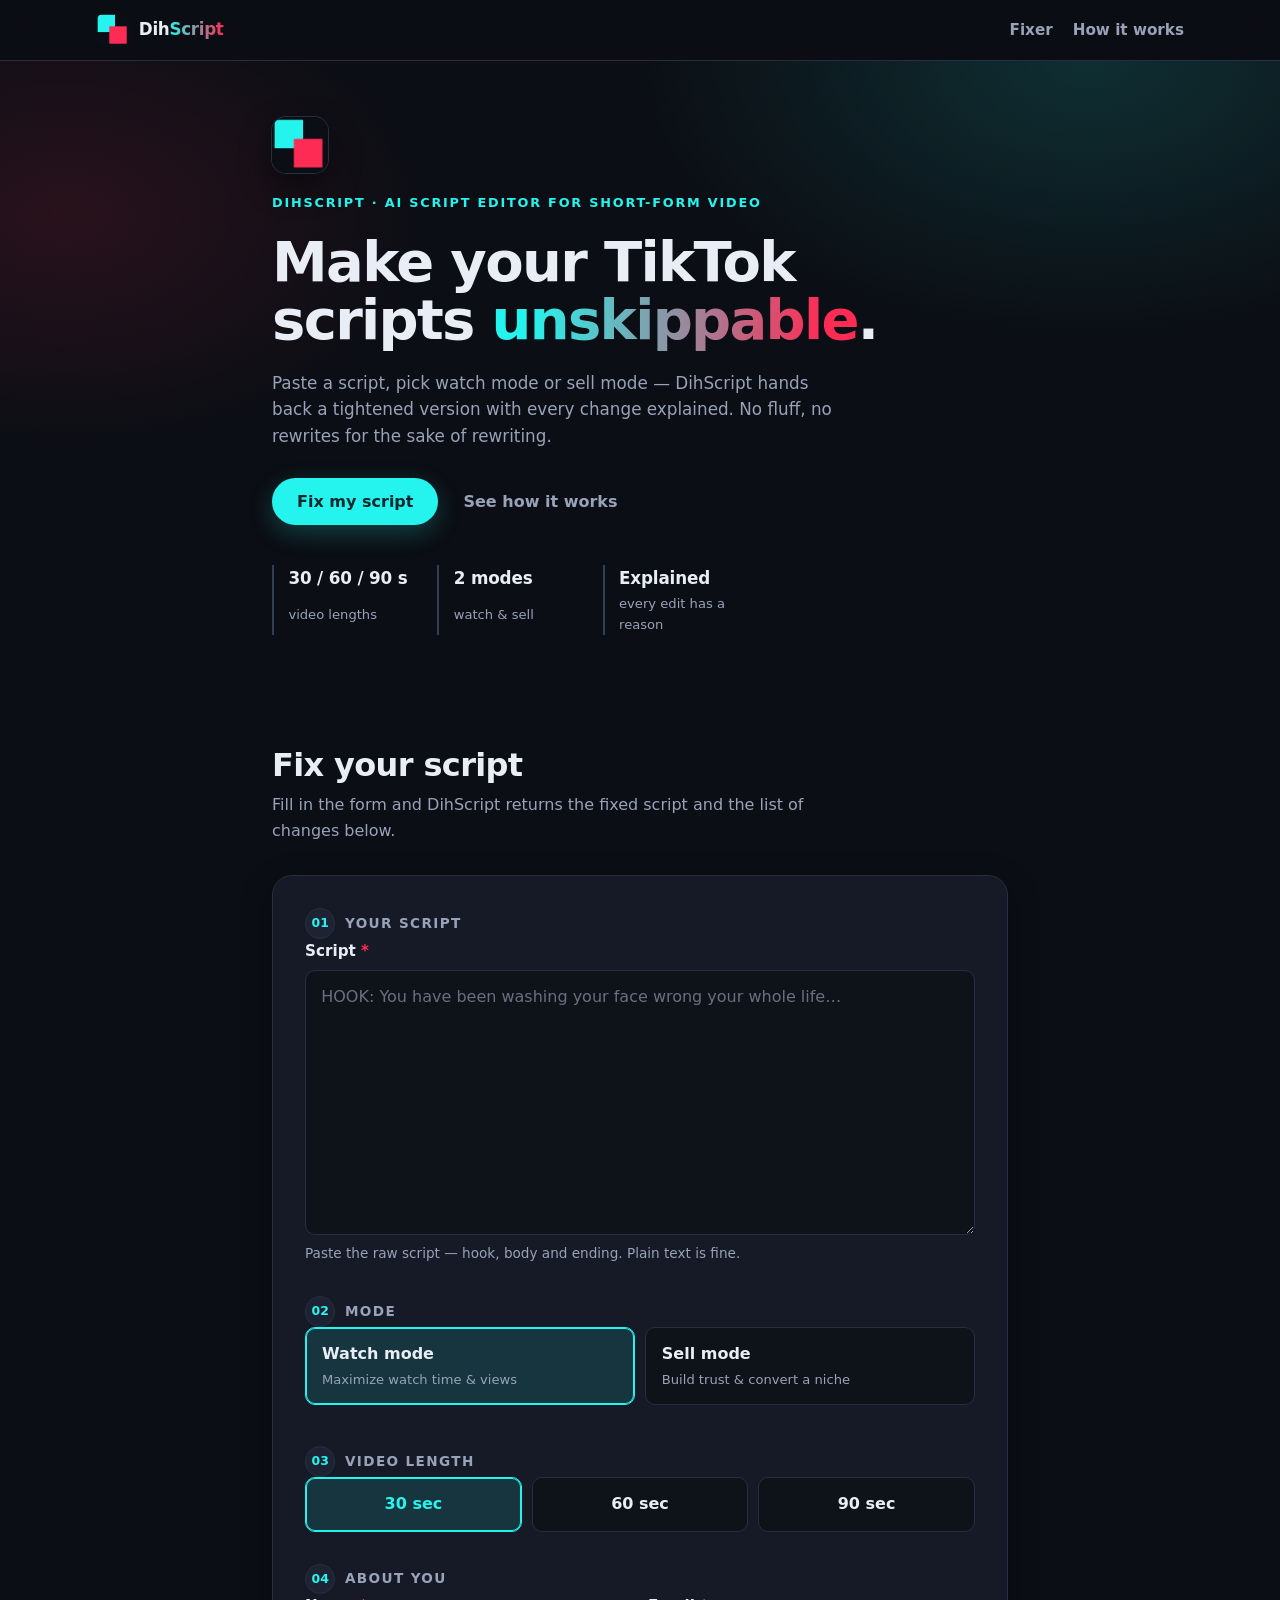
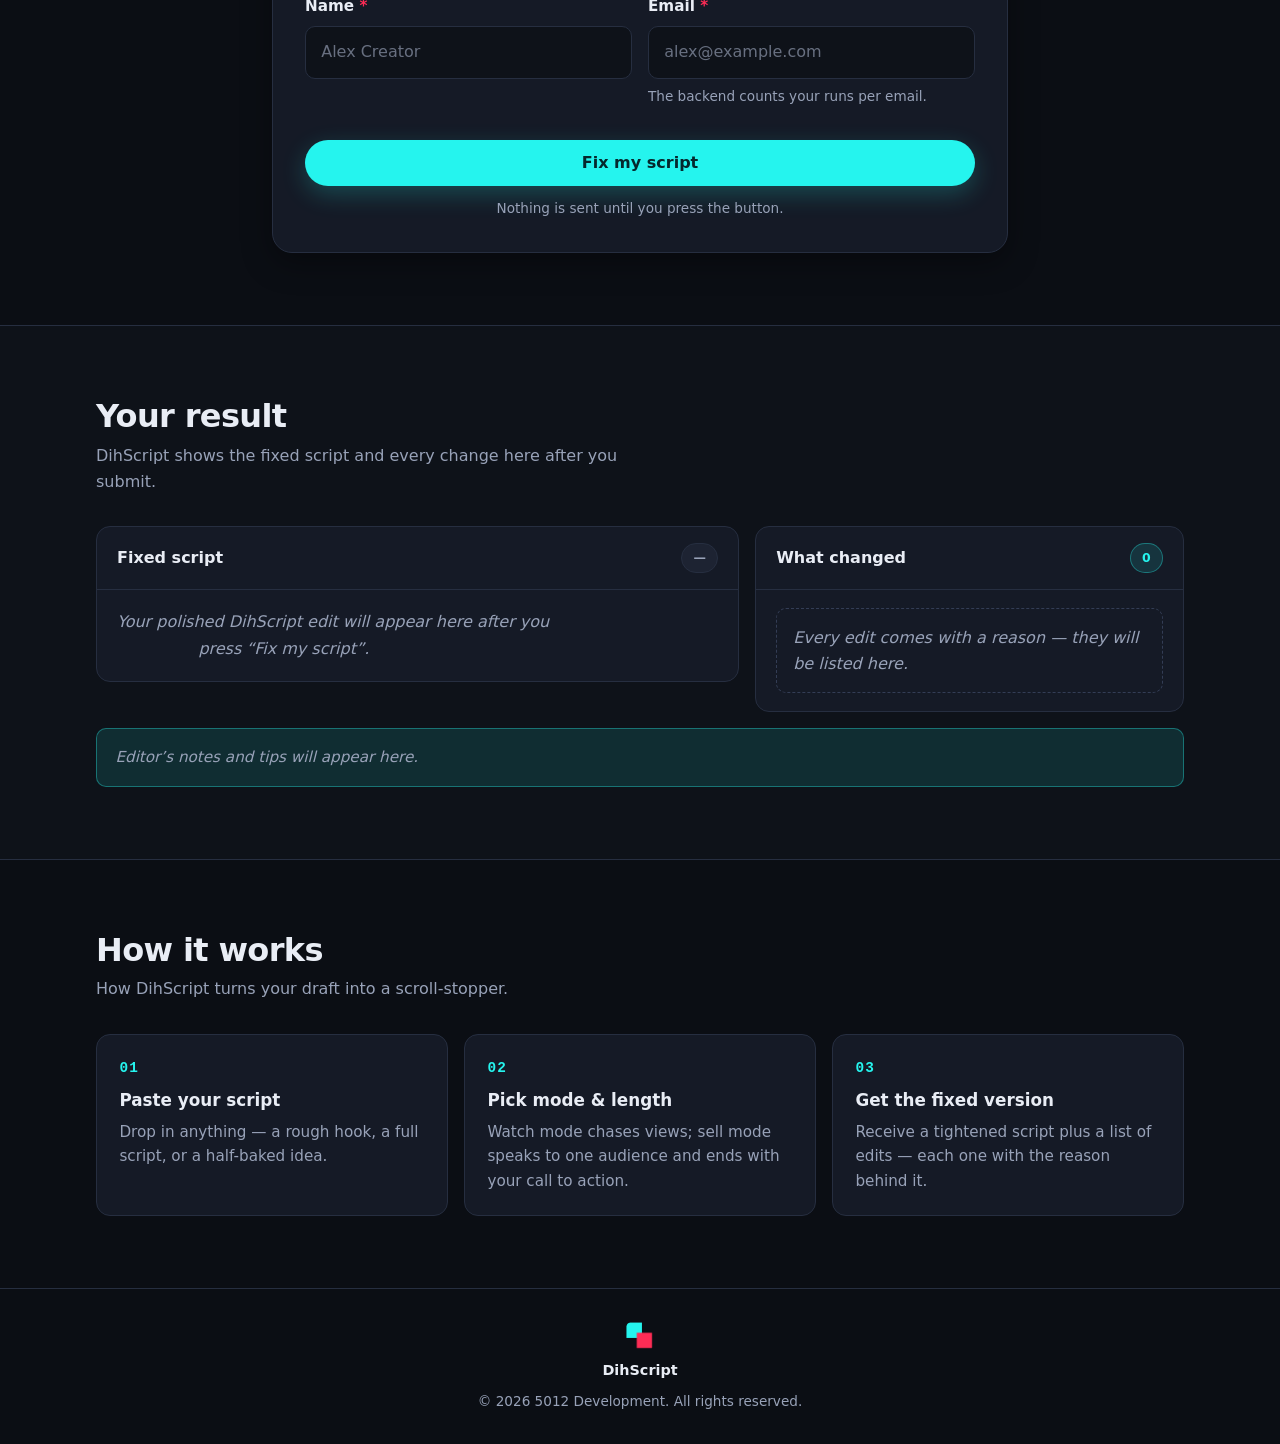
<file: web/index.html>
<!doctype html>
<html lang="en">
<head>
  <meta charset="utf-8">
  <meta name="viewport" content="width=device-width, initial-scale=1">
  <meta name="color-scheme" content="dark">
  <meta name="theme-color" content="#0b0e14">
  <meta name="description"
        content="DihScript — paste a script, pick a mode, get a tightened version back with every change explained.">
  <title>DihScript — AI script editor for short-form video</title>
  <link rel="icon" type="image/png" href="assets/logo_DihScript.png">
  <link rel="stylesheet" href="styles.css">
</head>
<body>
  <a class="skip-link" href="#fixer">Skip to the fixer</a>

  <header class="site-header">
    <div class="container site-header__inner">
      <a class="brand" href="#top" aria-label="DihScript — back to top">
        <img class="brand__mark" src="assets/logo_DihScript.png" alt="" width="34" height="34">
        <span class="brand__name">Dih<span class="brand__accent">Script</span></span>
      </a>
      <nav class="site-nav" aria-label="Main navigation">
        <a class="site-nav__link" href="#fixer">Fixer</a>
        <a class="site-nav__link" href="#how-it-works">How it works</a>
      </nav>
    </div>
  </header>

  <main id="top">
    <section class="hero">
      <div class="container container--narrow hero__inner">
        <img class="hero__logo" src="assets/logo_DihScript.png" alt="" width="56" height="56">
        <p class="hero__eyebrow">DihScript · AI script editor for short-form video</p>
        <h1 class="hero__title">Make your TikTok scripts <span class="text-gradient">unskippable</span>.</h1>
        <p class="hero__lead">Paste a script, pick watch mode or sell mode — DihScript hands back a tightened
          version with every change explained. No fluff, no rewrites for the sake of rewriting.</p>
        <div class="hero__actions">
          <a class="button button--primary" href="#fixer">Fix my script</a>
          <a class="button button--ghost" href="#how-it-works">See how it works</a>
        </div>
        <ul class="hero__stats" aria-label="What the fixer supports">
          <li><strong>30 / 60 / 90 s</strong><span>video lengths</span></li>
          <li><strong>2 modes</strong><span>watch &amp; sell</span></li>
          <li><strong>Explained</strong><span>every edit has a reason</span></li>
        </ul>
      </div>
    </section>

    <!-- ====================================================================
         THE FIXER — JS HOOKS
         Every id below is a hook your JavaScript should use.
         The field `name` attributes match the API payload keys exactly.

         API (FastAPI backend):
           POST /fix
             body: { mode: "watch"|"sell", script, length: 30|60|90,
                     target_audience?, call_to_action?, email }
             response: { script, info, error, changes: [{ start_char, end_char, reason }] }

           POST /subscriber
             body: { name, email }

         Suggested flow:
           1. Listen for "submit" on #fix-form and call preventDefault().
           2. Read the values with new FormData(form) (or Object.fromEntries).
           3. fetch POST /fix with a JSON body.
           4. Fill #result-script, #result-info, #result-changes,
              #result-changes-count and #result-length-badge from the response.
           5. On failure, set #result-error-text and remove `hidden`
              from #result-error.
           6. While waiting, add .is-loading to #submit-button and #results.
           In sell mode the API requires target_audience and call_to_action —
           validate those in JS before sending (native `required` is
           intentionally left off them so the watch mode can submit).
         ==================================================================== -->
    <section id="fixer" class="section">
      <div class="container container--narrow">
        <header class="section__header">
          <h2 class="section__title">Fix your script</h2>
          <p class="section__subtitle">Fill in the form and DihScript returns the fixed script and the list of
            changes below.</p>
        </header>

        <form id="fix-form" class="fix-form" action="/fix" method="post">
          <fieldset class="fieldset">
            <legend class="fieldset__legend"><span class="fieldset__step">01</span>Your script</legend>
            <div class="field">
              <label class="field__label" for="field-script">
                Script <span class="field__required" aria-hidden="true">*</span>
              </label>
              <textarea id="field-script"
                        name="script"
                        class="field__control field__control--textarea"
                        rows="9"
                        required
                        placeholder="HOOK: You have been washing your face wrong your whole life…"></textarea>
              <p class="field__hint">Paste the raw script — hook, body and ending. Plain text is fine.</p>
            </div>
          </fieldset>

          <fieldset class="fieldset">
            <legend class="fieldset__legend"><span class="fieldset__step">02</span>Mode</legend>
            <div class="segmented segmented--mode">
              <input type="radio" id="mode-watch" name="mode" value="watch" class="visually-hidden" checked>
              <label class="segmented__option" for="mode-watch">
                <span class="segmented__title">Watch mode</span>
                <span class="segmented__desc">Maximize watch time &amp; views</span>
              </label>

              <input type="radio" id="mode-sell" name="mode" value="sell" class="visually-hidden">
              <label class="segmented__option" for="mode-sell">
                <span class="segmented__title">Sell mode</span>
                <span class="segmented__desc">Build trust &amp; convert a niche</span>
              </label>

              <!-- Revealed only when "sell" is checked — pure CSS, no JS.
                   JS note: validate these two in sell mode before sending. -->
              <div class="sell-fields">
                <div class="sell-fields__inner">
                  <div class="field">
                    <label class="field__label" for="field-audience">Target audience</label>
                    <input id="field-audience"
                           name="target_audience"
                           type="text"
                           class="field__control"
                           placeholder="e.g. freelance designers tired of cold outreach">
                  </div>
                  <div class="field">
                    <label class="field__label" for="field-cta">Call to action</label>
                    <input id="field-cta"
                           name="call_to_action"
                           type="text"
                           class="field__control"
                           placeholder="e.g. comment “HOOK” and I’ll send the template">
                  </div>
                </div>
              </div>
            </div>
          </fieldset>

          <fieldset class="fieldset">
            <legend class="fieldset__legend"><span class="fieldset__step">03</span>Video length</legend>
            <div class="segmented segmented--length">
              <input type="radio" id="length-30" name="length" value="30" class="visually-hidden" checked>
              <label class="segmented__option" for="length-30">30 sec</label>
              <input type="radio" id="length-60" name="length" value="60" class="visually-hidden">
              <label class="segmented__option" for="length-60">60 sec</label>
              <input type="radio" id="length-90" name="length" value="90" class="visually-hidden">
              <label class="segmented__option" for="length-90">90 sec</label>
            </div>
          </fieldset>

          <fieldset class="fieldset">
            <legend class="fieldset__legend"><span class="fieldset__step">04</span>About you</legend>
            <div class="field-grid">
              <div class="field">
                <label class="field__label" for="field-name">
                  Name <span class="field__required" aria-hidden="true">*</span>
                </label>
                <input id="field-name"
                       name="name"
                       type="text"
                       class="field__control"
                       placeholder="Alex Creator"
                       autocomplete="name"
                       required>
              </div>
              <div class="field">
                <label class="field__label" for="field-email">
                  Email <span class="field__required" aria-hidden="true">*</span>
                </label>
                <input id="field-email"
                       name="email"
                       type="email"
                       class="field__control"
                       placeholder="alex@example.com"
                       autocomplete="email"
                       inputmode="email"
                       required>
                <p class="field__hint">The backend counts your runs per email.</p>
              </div>
            </div>
          </fieldset>

          <div class="form-actions">
            <button type="submit" id="submit-button" class="button button--primary button--block">
              Fix my script
            </button>
            <p class="form-actions__hint">Nothing is sent until you press the button.</p>
          </div>
        </form>
      </div>
    </section>

    <!-- ====================================================================
         RESULTS — JS HOOKS
         #result-script, #result-info, #result-changes, #result-changes-count,
         #result-length-badge, #result-error, #result-error-text.
         A ready-made list-item template for your JS:
           <li class="change">
             <p class="change__reason">Made the hook punchier.</p>
             <p class="change__range">chars 0–42</p>
           </li>
         ==================================================================== -->
    <section id="results" class="section section--results" aria-live="polite">
      <div class="container">
        <header class="section__header">
          <h2 class="section__title">Your result</h2>
          <p class="section__subtitle">DihScript shows the fixed script and every change here after you submit.</p>
        </header>

        <div class="results-grid">
          <article class="card">
            <header class="card__header">
              <h3 class="card__title">Fixed script</h3>
              <span class="badge" id="result-length-badge">—</span>
            </header>
            <div class="card__body">
              <p id="result-script" class="placeholder">Your polished DihScript edit will appear here after you
                press “Fix my script”.</p>
            </div>
          </article>

          <article class="card">
            <header class="card__header">
              <h3 class="card__title">What changed</h3>
              <span class="badge badge--accent" id="result-changes-count">0</span>
            </header>
            <div class="card__body">
              <ul id="result-changes" class="changes-list">
                <li class="changes-list__empty placeholder">Every edit comes with a reason — they will be listed here.</li>
              </ul>
            </div>
          </article>

          <p id="result-info" class="note note--info placeholder">Editor’s notes and tips will appear here.</p>

          <!-- Hidden until your JS shows it (remove the `hidden` attribute). -->
          <div id="result-error" class="note note--error" role="alert" hidden>
            <strong>Something went wrong.</strong>
            <span id="result-error-text">Error details will appear here.</span>
          </div>
        </div>
      </div>
    </section>

    <section id="how-it-works" class="section">
      <div class="container">
        <header class="section__header">
          <h2 class="section__title">How it works</h2>
          <p class="section__subtitle">How DihScript turns your draft into a scroll-stopper.</p>
        </header>
        <ol class="steps">
          <li class="step">
            <span class="step__number" aria-hidden="true">01</span>
            <h3 class="step__title">Paste your script</h3>
            <p class="step__text">Drop in anything — a rough hook, a full script, or a half-baked idea.</p>
          </li>
          <li class="step">
            <span class="step__number" aria-hidden="true">02</span>
            <h3 class="step__title">Pick mode &amp; length</h3>
            <p class="step__text">Watch mode chases views; sell mode speaks to one audience and ends with your
              call to action.</p>
          </li>
          <li class="step">
            <span class="step__number" aria-hidden="true">03</span>
            <h3 class="step__title">Get the fixed version</h3>
            <p class="step__text">Receive a tightened script plus a list of edits — each one with the reason behind it.</p>
          </li>
        </ol>
      </div>
    </section>
  </main>

  <footer class="site-footer">
    <div class="container site-footer__inner">
      <img class="site-footer__logo" src="assets/logo_DihScript.png" alt="" width="30" height="30">
      <span class="site-footer__brand">DihScript</span>
      <p>© 2026 5012 Development. All rights reserved.</p>
    </div>
  </footer>
</body>
  <script src="script.js"></script>
</html>
</file>
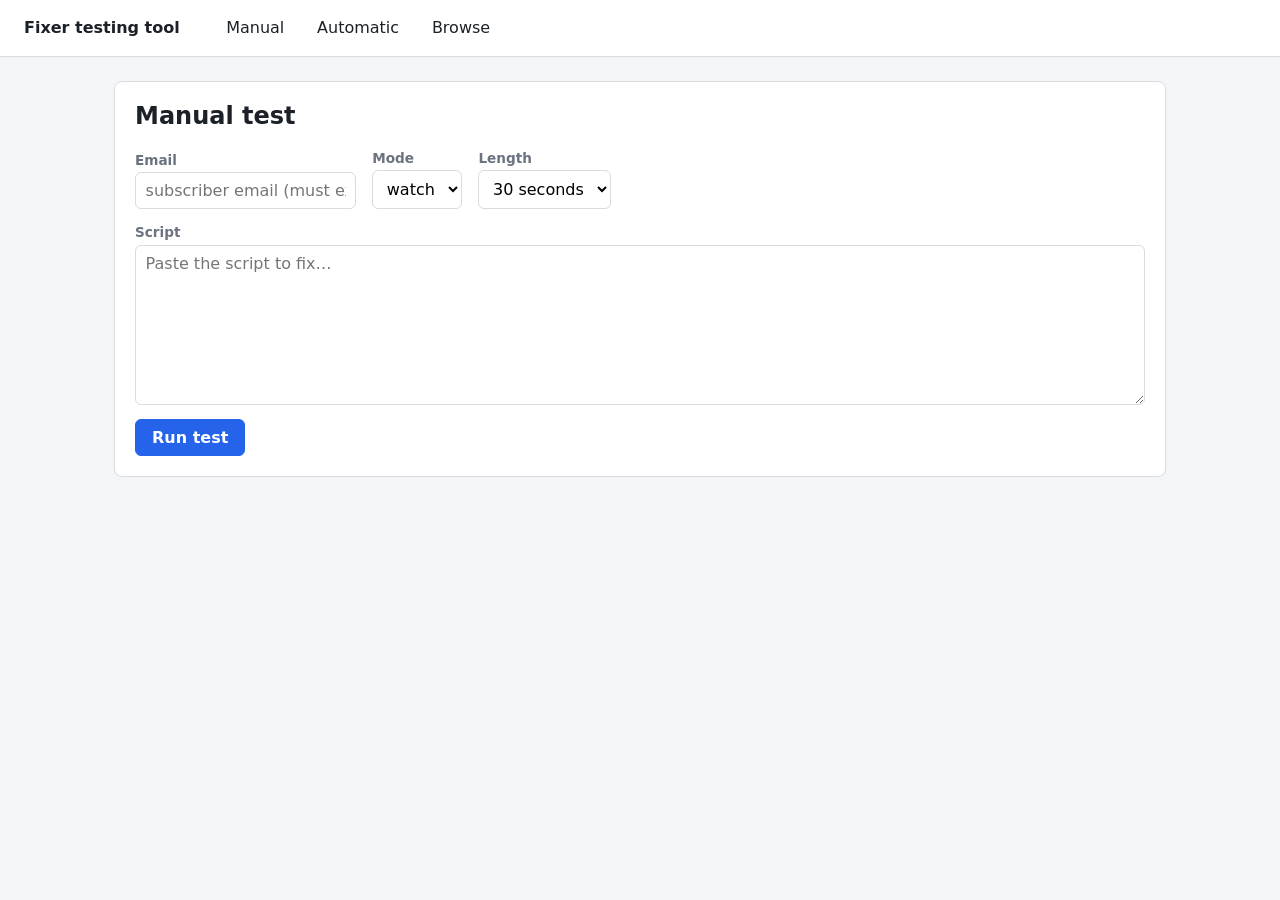
<file: testing/static/index.html>
<!doctype html>
<html lang="en">
<head>
  <meta charset="utf-8">
  <meta name="viewport" content="width=device-width, initial-scale=1">
  <title>Fixer testing tool</title>
  <link rel="stylesheet" href="style.css">
</head>
<body>
  <header>
    <div class="brand">Fixer testing tool</div>
    <nav>
      <a href="#/manual" data-nav="manual">Manual</a>
      <a href="#/automatic" data-nav="automatic">Automatic</a>
      <a href="#/browse" data-nav="browse">Browse</a>
    </nav>
  </header>
  <main id="view"></main>
  <div id="modal-backdrop" class="hidden"></div>
  <div id="modal" class="hidden"></div>
  <script src="app.js"></script>
</body>
</html>
</file>
<file: web/styles.css>
/* ==========================================================================
   DihScript — styles.css
   Mobile-first, dark theme, zero JavaScript.
   The only "interactivity" here (the sell-mode reveal and the pill controls)
   is pure CSS via the :checked pseudo-class — no scripts involved.
   ========================================================================== */

/* --------------------------------------------------------------------------
   1. Design tokens
   -------------------------------------------------------------------------- */
:root {
  color-scheme: dark;

  --bg: #0b0e14;
  --bg-soft: #0e1219;
  --surface: #151a26;
  --surface-2: #1d2332;
  --border: #262e40;
  --border-strong: #333d55;

  --text: #e9edf5;
  --text-muted: #98a2b8;

  --accent: #25f4ee;
  --accent-soft: rgba(37, 244, 238, 0.12);
  --accent-2: #fe2c55;
  --accent-2-soft: rgba(254, 44, 85, 0.1);
  --accent-contrast: #05282d;
  --danger: #ff5d73;

  --radius-sm: 10px;
  --radius: 14px;
  --radius-lg: 20px;

  --font-sans: system-ui, -apple-system, "Segoe UI", Roboto, "Helvetica Neue", Arial, sans-serif;
  --font-mono: ui-monospace, SFMono-Regular, "SF Mono", Menlo, Consolas, monospace;

  --shadow: 0 10px 30px rgba(0, 0, 0, 0.35);
  --focus-ring: 0 0 0 3px rgba(37, 244, 238, 0.25);
}

/* --------------------------------------------------------------------------
   2. Reset & base
   -------------------------------------------------------------------------- */
*,
*::before,
*::after {
  box-sizing: border-box;
}

* {
  margin: 0;
}

html {
  scroll-behavior: smooth;
  -webkit-text-size-adjust: 100%;
}

body {
  min-height: 100dvh;
  background: var(--bg);
  color: var(--text);
  font-family: var(--font-sans);
  font-size: 1rem;
  line-height: 1.6;
}

img,
svg {
  display: block;
  max-width: 100%;
}

input,
button,
textarea,
select {
  font: inherit;
  color: inherit;
}

[hidden] {
  display: none !important;
}

[id] {
  scroll-margin-top: 5rem;
}

:focus-visible {
  outline: 2px solid var(--accent);
  outline-offset: 2px;
}

::selection {
  background: rgba(37, 244, 238, 0.3);
}

code {
  font-family: var(--font-mono);
  font-size: 0.85em;
  padding: 0.15em 0.45em;
  border-radius: 6px;
  background: var(--surface-2);
  border: 1px solid var(--border);
}

/* --------------------------------------------------------------------------
   3. Layout primitives
   -------------------------------------------------------------------------- */
.container {
  width: min(100% - 2.5rem, 68rem);
  margin-inline: auto;
}

.container--narrow {
  max-width: 46rem;
}

.section {
  padding-block: 3rem;
}

.section--results {
  background: var(--bg-soft);
  border-block: 1px solid var(--border);
}

.section__header {
  display: grid;
  gap: 0.5rem;
  margin-bottom: 2rem;
}

.section__title {
  font-size: 1.75rem;
  font-weight: 800;
  line-height: 1.15;
  letter-spacing: -0.02em;
}

.section__subtitle {
  color: var(--text-muted);
  max-width: 34rem;
}

/* --------------------------------------------------------------------------
   4. Skip link
   -------------------------------------------------------------------------- */
.skip-link {
  position: fixed;
  top: 0.75rem;
  left: 0.75rem;
  z-index: 100;
  transform: translateY(-200%);
  padding: 0.6rem 1rem;
  border-radius: 999px;
  background: var(--accent);
  color: var(--accent-contrast);
  font-weight: 700;
  text-decoration: none;
  transition: transform 0.15s ease;
}

.skip-link:focus {
  transform: none;
}

/* --------------------------------------------------------------------------
   5. Header
   -------------------------------------------------------------------------- */
.site-header {
  position: sticky;
  top: 0;
  z-index: 50;
  border-bottom: 1px solid var(--border);
  background: rgba(11, 14, 20, 0.82);
  backdrop-filter: blur(14px);
  -webkit-backdrop-filter: blur(14px);
}

.site-header__inner {
  display: flex;
  align-items: center;
  justify-content: space-between;
  gap: 1rem;
  padding-block: 0.8rem;
}

.brand {
  display: inline-flex;
  align-items: center;
  gap: 0.55rem;
  font-weight: 800;
  letter-spacing: -0.01em;
  color: var(--text);
  text-decoration: none;
}

.brand__name {
  font-size: 1.05rem;
  letter-spacing: -0.02em;
}

.brand__mark {
  width: 34px;
  height: 34px;
  flex: none;
  border-radius: 9px;
}

.brand__accent {
  background: linear-gradient(90deg, var(--accent), var(--accent-2));
  -webkit-background-clip: text;
  background-clip: text;
  color: transparent;
}

.site-nav {
  display: flex;
  gap: 1.25rem;
}

.site-nav__link {
  color: var(--text-muted);
  font-size: 0.95rem;
  font-weight: 600;
  text-decoration: none;
  transition: color 0.15s ease;
}

.site-nav__link:hover {
  color: var(--text);
}

/* --------------------------------------------------------------------------
   6. Hero
   -------------------------------------------------------------------------- */
.hero {
  position: relative;
  overflow: hidden;
  padding-block: 3.5rem 2.5rem;
}

.hero::before {
  content: "";
  position: absolute;
  inset: 0;
  pointer-events: none;
  background:
    radial-gradient(55% 70% at 85% 0%, rgba(37, 244, 238, 0.14), transparent 65%),
    radial-gradient(45% 60% at 5% 25%, rgba(254, 44, 85, 0.12), transparent 65%);
}

.hero__inner {
  position: relative;
  display: grid;
  gap: 1.25rem;
  justify-items: start;
}

.hero__logo {
  width: 56px;
  height: 56px;
  border-radius: 14px;
  box-shadow: 0 0 0 1px var(--border), 0 12px 32px rgba(0, 0, 0, 0.45);
}

.hero__eyebrow {
  font-size: 0.8rem;
  font-weight: 700;
  letter-spacing: 0.14em;
  text-transform: uppercase;
  color: var(--accent);
}

.hero__title {
  font-size: clamp(2.25rem, 8.5vw, 3.5rem);
  font-weight: 800;
  line-height: 1.04;
  letter-spacing: -0.03em;
}

.text-gradient {
  background: linear-gradient(92deg, var(--accent) 10%, var(--accent-2) 90%);
  -webkit-background-clip: text;
  background-clip: text;
  color: transparent;
}

.hero__lead {
  color: var(--text-muted);
  font-size: 1.05rem;
  max-width: 36rem;
}

.hero__actions {
  display: flex;
  flex-wrap: wrap;
  gap: 0.75rem;
  margin-top: 0.5rem;
}

.hero__stats {
  display: grid;
  grid-template-columns: repeat(3, minmax(0, 1fr));
  gap: 1rem;
  width: 100%;
  max-width: 30rem;
  margin-top: 1.25rem;
  padding: 0;
  list-style: none;
}

.hero__stats li {
  display: grid;
  gap: 0.1rem;
  padding-left: 0.9rem;
  border-left: 2px solid var(--border-strong);
}

.hero__stats strong {
  font-size: 1.05rem;
  letter-spacing: -0.01em;
}

.hero__stats span {
  color: var(--text-muted);
  font-size: 0.82rem;
}

/* --------------------------------------------------------------------------
   7. Buttons
   -------------------------------------------------------------------------- */
.button {
  display: inline-flex;
  align-items: center;
  justify-content: center;
  gap: 0.5rem;
  padding: 0.8rem 1.5rem;
  border: 1px solid transparent;
  border-radius: 999px;
  font-size: 1rem;
  font-weight: 700;
  line-height: 1.2;
  text-decoration: none;
  cursor: pointer;
  transition:
    transform 0.15s ease,
    box-shadow 0.15s ease,
    border-color 0.15s ease,
    background-color 0.15s ease;
}

.button--primary {
  background: var(--accent);
  color: var(--accent-contrast);
  box-shadow: 0 8px 24px rgba(37, 244, 238, 0.22);
}

.button--primary:hover {
  transform: translateY(-2px);
  box-shadow: 0 12px 28px rgba(37, 244, 238, 0.32);
}

.button--primary:active {
  transform: translateY(0);
}

.button--ghost {
  background: transparent;
  border-color: transparent;
  color: var(--text-muted);
  padding-inline: 0.75rem;
}

.button--ghost:hover {
  border-color: transparent;
  color: var(--text);
}

.button--block {
  width: 100%;
}

.button:disabled {
  opacity: 0.6;
  cursor: not-allowed;
}

/* JS hook: add .is-loading to the submit button while the request runs. */
.button.is-loading {
  pointer-events: none;
  opacity: 0.85;
}

.button.is-loading::after {
  content: "";
  width: 1em;
  height: 1em;
  border: 2px solid rgba(5, 40, 45, 0.35);
  border-top-color: var(--accent-contrast);
  border-radius: 50%;
  animation: spin 0.7s linear infinite;
}

@keyframes spin {
  to {
    transform: rotate(1turn);
  }
}

/* --------------------------------------------------------------------------
   8. Form
   -------------------------------------------------------------------------- */
.fix-form {
  display: grid;
  gap: 2rem;
  padding: 1.5rem;
  background: var(--surface);
  border: 1px solid var(--border);
  border-radius: var(--radius-lg);
  box-shadow: var(--shadow);
}

.fieldset {
  display: grid;
  gap: 1rem;
  min-width: 0;
  padding: 0;
  margin: 0;
  border: 0;
}

.fieldset__legend {
  display: flex;
  align-items: center;
  gap: 0.6rem;
  padding: 0;
  font-size: 0.85rem;
  font-weight: 700;
  letter-spacing: 0.1em;
  line-height: 1;
  text-transform: uppercase;
  color: var(--text-muted);
}

.fieldset__step {
  display: inline-grid;
  place-items: center;
  width: 1.9rem;
  height: 1.9rem;
  padding: 0;
  border: 1px solid var(--border);
  border-radius: 999px;
  background: var(--surface-2);
  color: var(--accent);
  font-size: 0.78rem;
  line-height: 1;
  letter-spacing: 0;
}

.field {
  display: grid;
  gap: 0.45rem;
}

.field__label {
  font-size: 0.95rem;
  font-weight: 600;
}

.field__required {
  color: var(--accent-2);
}

.field__optional {
  color: var(--text-muted);
  font-size: 0.85rem;
  font-weight: 500;
}

.field__hint {
  color: var(--text-muted);
  font-size: 0.85rem;
}

.field__control {
  width: 100%;
  padding: 0.8rem 0.95rem;
  background: var(--bg-soft);
  border: 1px solid var(--border);
  border-radius: var(--radius-sm);
  transition: border-color 0.15s ease, box-shadow 0.15s ease;
}

.field__control::placeholder {
  color: var(--text-muted);
  opacity: 0.65;
}

.field__control:hover {
  border-color: var(--border-strong);
}

.field__control:focus {
  outline: none;
  border-color: var(--accent);
  box-shadow: var(--focus-ring);
}

.field__control--textarea {
  min-height: 11rem;
  resize: vertical;
  line-height: 1.65;
}

.field-grid {
  display: grid;
  gap: 1rem;
  align-items: start;
}

/* --------------------------------------------------------------------------
   9. Segmented controls (radio pills — pure CSS)
   -------------------------------------------------------------------------- */
.visually-hidden {
  position: absolute;
  width: 1px;
  height: 1px;
  margin: -1px;
  padding: 0;
  border: 0;
  overflow: hidden;
  clip: rect(0 0 0 0);
  clip-path: inset(50%);
  white-space: nowrap;
}

.segmented {
  display: grid;
  gap: 0.6rem;
}

.segmented--length {
  grid-template-columns: repeat(3, 1fr);
}

.segmented__option {
  display: flex;
  flex-direction: column;
  gap: 0.15rem;
  padding: 0.85rem 1rem;
  background: var(--bg-soft);
  border: 1px solid var(--border);
  border-radius: var(--radius-sm);
  cursor: pointer;
  user-select: none;
  transition: border-color 0.15s ease, background-color 0.15s ease, box-shadow 0.15s ease;
}

.segmented--length .segmented__option {
  align-items: center;
  justify-content: center;
  font-weight: 700;
}

.segmented__title {
  font-weight: 700;
}

.segmented__desc {
  font-size: 0.82rem;
  color: var(--text-muted);
}

.segmented__option:hover {
  border-color: var(--border-strong);
}

.segmented input:checked + .segmented__option {
  border-color: var(--accent);
  background: var(--accent-soft);
  box-shadow: inset 0 0 0 1px var(--accent);
}

.segmented--length input:checked + .segmented__option {
  color: var(--accent);
}

.segmented input:focus-visible + .segmented__option {
  outline: 2px solid var(--accent);
  outline-offset: 2px;
}

/* Sell-mode fields — revealed with :checked, animated without JS. */
.sell-fields {
  grid-column: 1 / -1;
  display: grid;
  grid-template-rows: 0fr;
  opacity: 0;
  visibility: hidden;
  transition:
    grid-template-rows 0.35s ease,
    opacity 0.3s ease,
    visibility 0s linear 0.35s;
}

.sell-fields__inner {
  display: grid;
  gap: 1rem;
  min-height: 0;
  overflow: hidden;
}

#mode-sell:checked ~ .sell-fields {
  grid-template-rows: 1fr;
  opacity: 1;
  visibility: visible;
  transition:
    grid-template-rows 0.35s ease,
    opacity 0.3s ease 0.1s,
    visibility 0s;
}

.form-actions {
  display: grid;
  gap: 0.75rem;
  justify-items: center;
}

.form-actions__hint {
  color: var(--text-muted);
  font-size: 0.85rem;
  text-align: center;
}

/* --------------------------------------------------------------------------
   10. Results
   -------------------------------------------------------------------------- */
.results-grid {
  display: grid;
  gap: 1rem;
  align-items: start;
}

.card {
  background: var(--surface);
  border: 1px solid var(--border);
  border-radius: var(--radius);
  overflow: hidden;
}

.card__header {
  display: flex;
  align-items: center;
  justify-content: space-between;
  gap: 0.75rem;
  padding: 1rem 1.25rem;
  border-bottom: 1px solid var(--border);
}

.card__title {
  font-size: 1rem;
  font-weight: 700;
}

.card__body {
  padding: 1.125rem 1.25rem;
}

.badge {
  padding: 0.25rem 0.7rem;
  border: 1px solid var(--border);
  border-radius: 999px;
  background: var(--surface-2);
  color: var(--text-muted);
  font-size: 0.78rem;
  font-weight: 700;
  white-space: nowrap;
}

.badge--accent {
  color: var(--accent);
  border-color: rgba(37, 244, 238, 0.35);
  background: var(--accent-soft);
}

#result-script {
  white-space: pre-wrap;
  line-height: 1.7;
}

.placeholder {
  color: var(--text-muted);
  font-style: italic;
}

.changes-list {
  display: grid;
  gap: 0.75rem;
  padding: 0;
  list-style: none;
}

.changes-list__empty {
  padding: 1rem;
  border: 1px dashed var(--border-strong);
  border-radius: var(--radius-sm);
}

/* Template for JS-generated change entries (see index.html comment). */
.change {
  display: grid;
  gap: 0.3rem;
  padding: 0.85rem 1rem;
  background: var(--bg-soft);
  border: 1px solid var(--border);
  border-radius: var(--radius-sm);
}

.change__reason {
  font-size: 0.95rem;
}

.change__range {
  font-size: 0.8rem;
  color: var(--accent);
  font-family: var(--font-mono);
}

.note {
  display: grid;
  gap: 0.35rem;
  padding: 1rem 1.15rem;
  border: 1px solid;
  border-radius: var(--radius-sm);
  font-size: 0.95rem;
}

.note--info {
  border-color: rgba(37, 244, 238, 0.35);
  background: var(--accent-soft);
}

.note--error {
  border-color: rgba(254, 44, 85, 0.45);
  background: var(--accent-2-soft);
  color: #ffd3dc;
}

.note--error strong {
  color: var(--danger);
}

/* JS hook: add .is-loading to #results while the request is in flight. */
.is-loading .card__body p,
.is-loading .card__body li,
.is-loading .note {
  color: transparent !important;
  border-radius: 8px;
  background: linear-gradient(100deg, var(--surface-2) 35%, #252c3d 50%, var(--surface-2) 65%);
  background-size: 220% 100%;
  animation: shimmer 1.3s ease-in-out infinite;
}

@keyframes shimmer {
  to {
    background-position: -220% 0;
  }
}

/* --------------------------------------------------------------------------
   11. How it works
   -------------------------------------------------------------------------- */
.steps {
  display: grid;
  gap: 1rem;
  padding: 0;
  list-style: none;
}

.step {
  display: grid;
  gap: 0.4rem;
  align-content: start;
  padding: 1.4rem;
  background: var(--surface);
  border: 1px solid var(--border);
  border-radius: var(--radius);
}

.step__number {
  font-family: var(--font-mono);
  font-size: 0.9rem;
  font-weight: 700;
  letter-spacing: 0.08em;
  color: var(--accent);
}

.step__title {
  font-size: 1.05rem;
}

.step__text {
  color: var(--text-muted);
  font-size: 0.95rem;
}

/* --------------------------------------------------------------------------
   12. Footer
   -------------------------------------------------------------------------- */
.site-footer {
  padding-block: 2rem;
  border-top: 1px solid var(--border);
}

.site-footer__inner {
  display: flex;
  flex-direction: column;
  align-items: center;
  gap: 0.5rem;
}

.site-footer__logo {
  width: 30px;
  height: 30px;
  border-radius: 9px;
}

.site-footer__brand {
  font-size: 0.9rem;
  font-weight: 700;
}

.site-footer p {
  color: var(--text-muted);
  font-size: 0.85rem;
}

/* --------------------------------------------------------------------------
   13. Breakpoints (mobile-first, so these only add on top)
   -------------------------------------------------------------------------- */
@media (min-width: 40rem) {
  .fix-form {
    padding: 2rem;
  }

  .field-grid {
    grid-template-columns: 1fr 1fr;
  }

  .segmented--mode {
    grid-template-columns: 1fr 1fr;
  }
}

@media (min-width: 48rem) {
  .section {
    padding-block: 4.5rem;
  }

  .section__title {
    font-size: 2rem;
  }

  .results-grid {
    grid-template-columns: 3fr 2fr;
  }

  .results-grid .note {
    grid-column: 1 / -1;
  }

  .steps {
    grid-template-columns: repeat(3, 1fr);
  }
}

/* --------------------------------------------------------------------------
   14. Reduced motion
   -------------------------------------------------------------------------- */
@media (prefers-reduced-motion: reduce) {
  html {
    scroll-behavior: auto;
  }

  *,
  *::before,
  *::after {
    animation-duration: 0.01ms !important;
    animation-iteration-count: 1 !important;
    transition-duration: 0.01ms !important;
  }
}
</file>
<file: testing/static/style.css>
:root {
  --bg: #f4f5f7;
  --panel: #ffffff;
  --border: #d8dbe0;
  --text: #1c2128;
  --muted: #6b7280;
  --accent: #2563eb;
  --accent-hover: #1d4ed8;
  --ok: #15803d;
  --bad: #b91c1c;
  --warn: #b45309;
}

* { box-sizing: border-box; }

body {
  margin: 0;
  font-family: system-ui, -apple-system, "Segoe UI", sans-serif;
  background: var(--bg);
  color: var(--text);
}

header {
  display: flex;
  align-items: center;
  gap: 2rem;
  padding: 0.75rem 1.5rem;
  background: var(--panel);
  border-bottom: 1px solid var(--border);
  position: sticky;
  top: 0;
}

.brand { font-weight: 700; }

nav { display: flex; gap: 0.25rem; }
nav a {
  padding: 0.4rem 0.9rem;
  border-radius: 6px;
  color: var(--text);
  text-decoration: none;
}
nav a:hover { background: #eceef1; }
nav a.active { background: var(--accent); color: #fff; }

main {
  max-width: 1100px;
  margin: 0 auto;
  padding: 1.5rem;
}

h2 { margin-top: 0; }
h3 { margin: 1.25rem 0 0.5rem; }

.panel {
  background: var(--panel);
  border: 1px solid var(--border);
  border-radius: 8px;
  padding: 1.25rem;
  margin-bottom: 1rem;
}

.row { display: flex; gap: 1rem; flex-wrap: wrap; align-items: flex-end; }

.field { display: flex; flex-direction: column; gap: 0.3rem; margin-bottom: 0.9rem; }
.field label { font-size: 0.85rem; font-weight: 600; color: var(--muted); }
.field.grow { flex: 1; min-width: 220px; }

input[type="text"], input[type="email"], input[type="number"], select, textarea {
  padding: 0.5rem 0.6rem;
  border: 1px solid var(--border);
  border-radius: 6px;
  font: inherit;
  background: #fff;
}
textarea { resize: vertical; min-height: 120px; }
textarea.script-input { min-height: 160px; }

button {
  padding: 0.5rem 1rem;
  border: 1px solid var(--border);
  border-radius: 6px;
  background: #fff;
  font: inherit;
  font-weight: 600;
  cursor: pointer;
}
button.primary { background: var(--accent); border-color: var(--accent); color: #fff; }
button.primary:hover { background: var(--accent-hover); }
button:disabled { opacity: 0.55; cursor: not-allowed; }

table { width: 100%; border-collapse: collapse; background: var(--panel); }
th, td {
  text-align: left;
  padding: 0.55rem 0.7rem;
  border-bottom: 1px solid var(--border);
  font-size: 0.92rem;
  vertical-align: top;
}
th { color: var(--muted); font-weight: 600; }
tbody tr { cursor: pointer; }
tbody tr:hover { background: #f0f4ff; }

.badge {
  display: inline-block;
  padding: 0.1rem 0.5rem;
  border-radius: 999px;
  font-size: 0.75rem;
  font-weight: 700;
  text-transform: uppercase;
}
.badge.pending { background: #fef3c7; color: var(--warn); }
.badge.running { background: #dbeafe; color: var(--accent); }
.badge.done { background: #dcfce7; color: var(--ok); }
.badge.failed { background: #fee2e2; color: var(--bad); }

.progress-outer {
  height: 14px;
  background: #eceef1;
  border-radius: 999px;
  overflow: hidden;
}
.progress-inner { height: 100%; background: var(--accent); width: 0; transition: width 0.3s; }

.muted { color: var(--muted); }
.small { font-size: 0.82rem; }
.error-box {
  border: 1px solid #fecaca;
  background: #fef2f2;
  color: var(--bad);
  border-radius: 6px;
  padding: 0.75rem;
  margin: 0.75rem 0;
  white-space: pre-wrap;
}
.info-box {
  border: 1px solid #bfdbfe;
  background: #eff6ff;
  color: #1e40af;
  border-radius: 6px;
  padding: 0.75rem;
  margin: 0.75rem 0;
  white-space: pre-wrap;
}

.script-box {
  background: #f8f9fb;
  border: 1px solid var(--border);
  border-radius: 6px;
  padding: 0.75rem;
  white-space: pre-wrap;
  max-height: 400px;
  overflow: auto;
  font-size: 0.92rem;
}

.chips { display: flex; gap: 0.4rem; flex-wrap: wrap; }
.chip {
  background: #eceef1;
  border-radius: 999px;
  padding: 0.15rem 0.6rem;
  font-size: 0.8rem;
  font-weight: 600;
}

.stats { display: flex; gap: 0.75rem; flex-wrap: wrap; margin: 0.75rem 0; }
.stat {
  background: var(--panel);
  border: 1px solid var(--border);
  border-radius: 8px;
  padding: 0.6rem 1rem;
  text-align: center;
}
.stat .num { font-size: 1.3rem; font-weight: 700; }
.stat .lbl { font-size: 0.75rem; color: var(--muted); text-transform: uppercase; }

.pager { display: flex; gap: 0.75rem; align-items: center; margin-top: 0.75rem; justify-content: flex-end; }

#modal-backdrop {
  position: fixed;
  inset: 0;
  background: rgba(0, 0, 0, 0.45);
}
#modal {
  position: fixed;
  top: 4vh;
  left: 50%;
  transform: translateX(-50%);
  width: min(1000px, 94vw);
  max-height: 90vh;
  overflow: auto;
  background: var(--bg);
  border-radius: 10px;
  padding: 1.5rem;
}
#modal .close {
  float: right;
  border: none;
  background: none;
  font-size: 1.4rem;
  cursor: pointer;
}

.two-col { display: grid; grid-template-columns: 1fr 1fr; gap: 1rem; }
@media (max-width: 800px) { .two-col { grid-template-columns: 1fr; } }

.hidden { display: none !important; }

.verdict-box {
  border: 1px solid #ddd6fe;
  background: #f5f3ff;
  color: #4c1d95;
  border-radius: 6px;
  padding: 0.75rem;
  margin: 0.75rem 0;
  white-space: pre-wrap;
}

.changes-list { font-size: 0.88rem; }
.changes-list li { margin-bottom: 0.35rem; }
.changes-list .range { font-family: ui-monospace, monospace; color: var(--muted); }

.spinner {
  display: inline-block;
  width: 1em;
  height: 1em;
  border: 2px solid currentColor;
  border-top-color: transparent;
  border-radius: 50%;
  animation: spin 0.8s linear infinite;
  vertical-align: -0.15em;
  margin-right: 0.4em;
}
@keyframes spin { to { transform: rotate(360deg); } }

.fade-msg { color: var(--muted); font-size: 0.85rem; margin-left: 0.75rem; }
</file>
